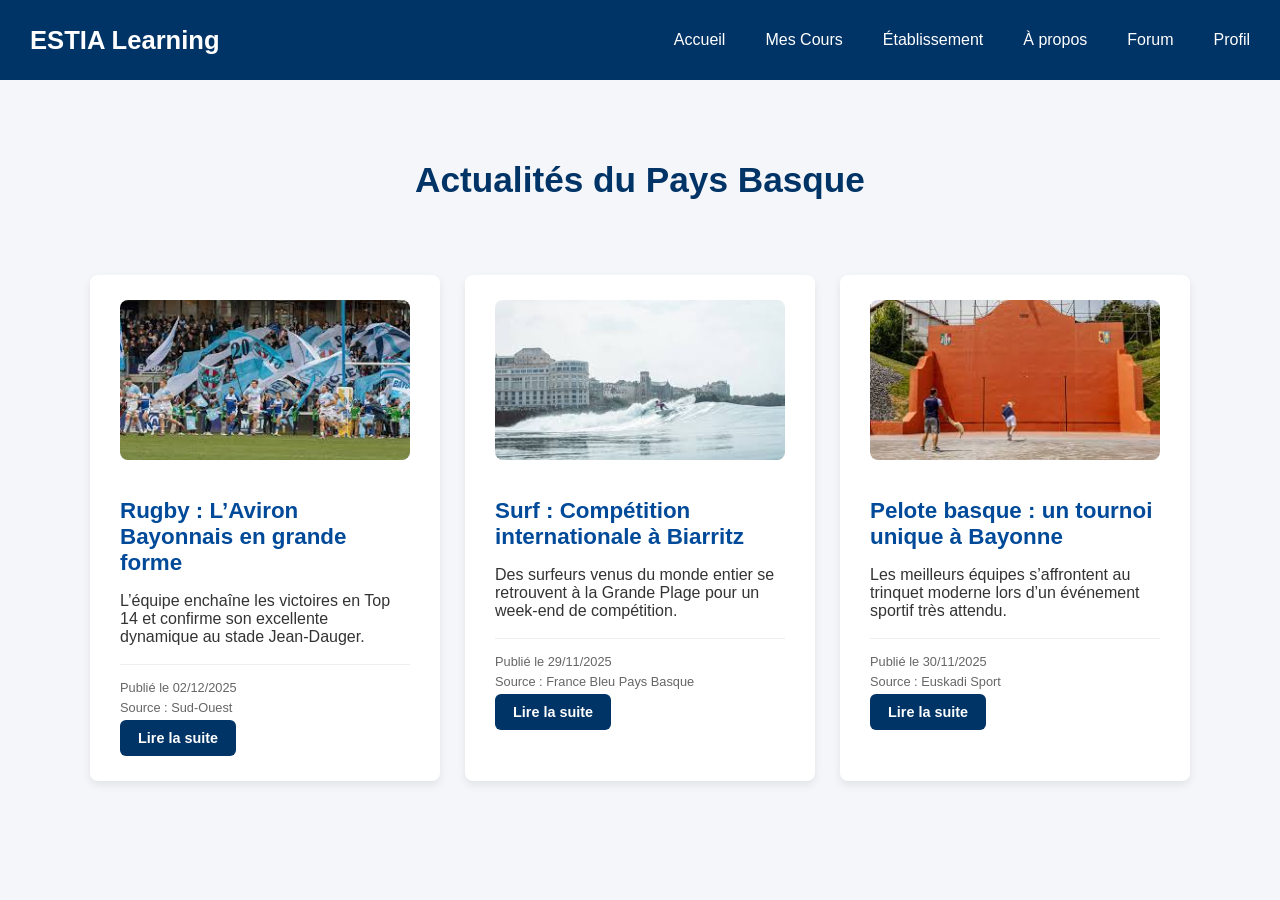
<file: actu.html>
<!DOCTYPE html>
<html lang="fr">
<head>
    <meta charset="UTF-8">
    <meta name="viewport" content="width=device-width, initial-scale=1.0">
    <title>Actualités - ESTIA Learning</title>
    <link rel="stylesheet" href="styles/desktop.css">
</head>

<body>

<header>
    <div class="logo">ESTIA Learning</div>
    <nav>
        <ul>
            <li><a href="index.html">Accueil</a></li>
            <li><a href="mes-cours.html">Mes Cours</a></li>
            <li><a href="#">Établissement</a></li>
            <li><a href="#">À propos</a></li>
            <li><a href="#">Forum</a></li>
            <li><a href="profil.html">Profil</a></li>
        </ul>
    </nav>
</header>

<section class="actu-container">

    <h1>Actualités du Pays Basque</h1>

<article class="actu-card">
    <img src="media/pictures/rugby.jpg" alt="rugby">
    <h2>Rugby : L’Aviron Bayonnais en grande forme</h2>
    <p>L’équipe enchaîne les victoires en Top 14 et confirme son excellente dynamique au stade Jean-Dauger.</p>

    <hr>
    <span class="date">Publié le 02/12/2025</span>
    <span class="source">Source : Sud-Ouest</span>

    <a href="#" class="btn-actu">Lire la suite</a>
</article>
<article class="actu-card">
    <img src="media/pictures/surf.jpg" alt="surf">
    <h2>Surf : Compétition internationale à Biarritz</h2>
    <p>Des surfeurs venus du monde entier se retrouvent à la Grande Plage pour un week-end de compétition.</p>

    <hr>
    <span class="date">Publié le 29/11/2025</span>
    <span class="source">Source : France Bleu Pays Basque</span>

    <a href="#" class="btn-actu">Lire la suite</a>
</article>
<article class="actu-card">
    <img src="media/pictures/pelote.jpg" alt="pelote">
    <h2>Pelote basque : un tournoi unique à Bayonne</h2>
    <p>Les meilleurs équipes s’affrontent au trinquet moderne lors d’un événement sportif très attendu.</p>

    <hr>
    <span class="date">Publié le 30/11/2025</span>
    <span class="source">Source : Euskadi Sport</span>

    <a href="#" class="btn-actu">Lire la suite</a>
</article>
</section>
</body>
</html>
</file>
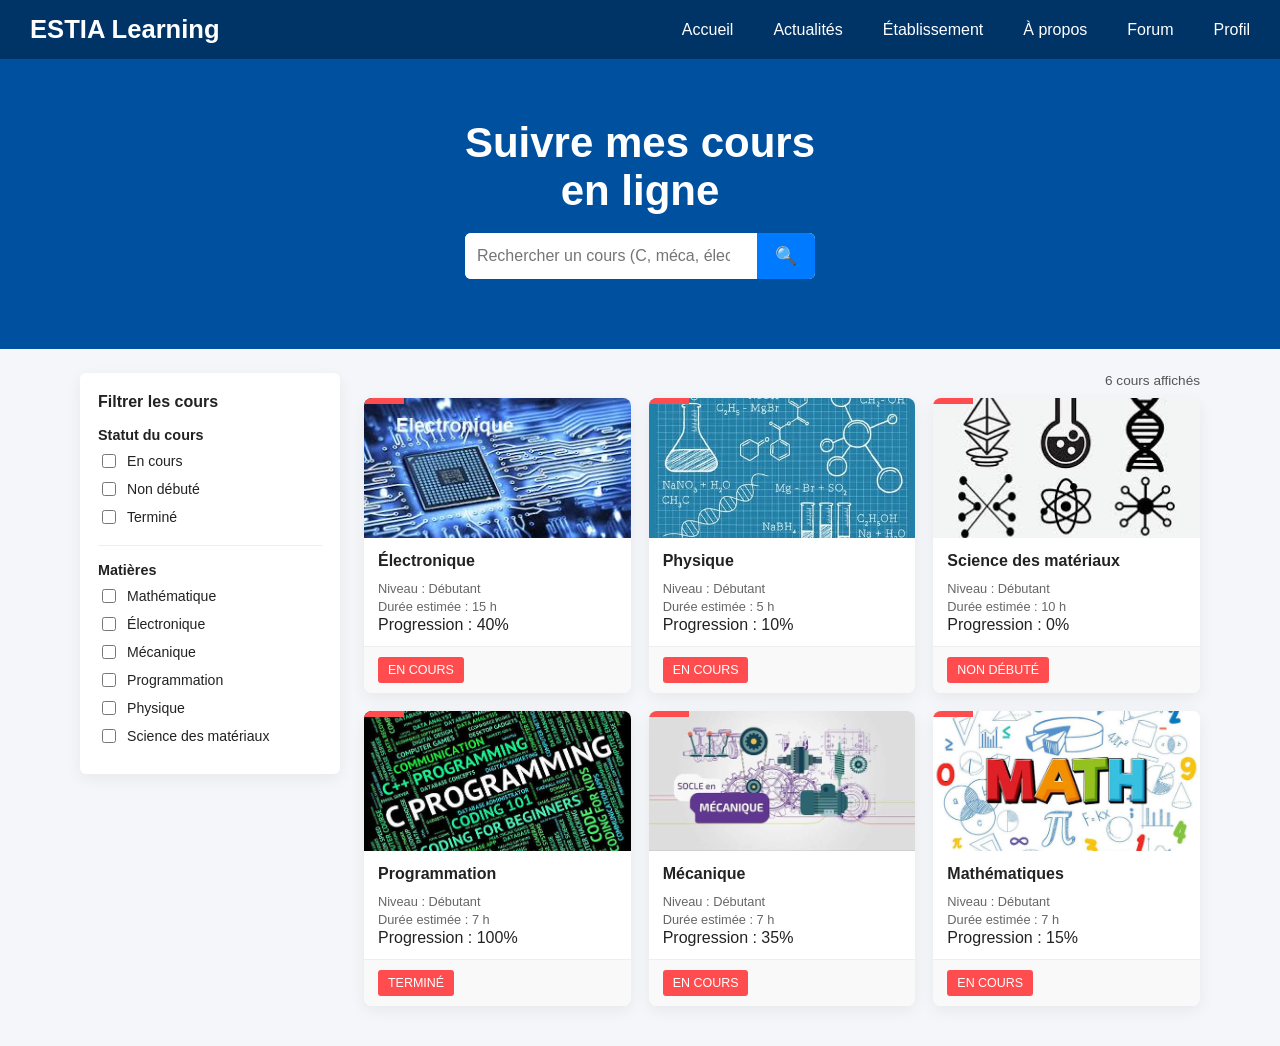
<file: mes-cours.html>
<!DOCTYPE html>
<html lang="fr">
<head>
  <meta charset="UTF-8">
  <meta name="viewport" content="width=device-width, initial-scale=1.0"> 
  <title>Cours en ligne – Plateforme Bidart</title>
  <link rel="stylesheet" href="styles/mescours.css">
</head>

<body>
  <header>
    <div class="logo">ESTIA Learning</div>
    <nav>
        <ul>
            <li><a href="index.html">Accueil</a></li>
            <li><a href="actu.html">Actualités</a></li>
            <li><a href="#">Établissement</a></li>
            <li><a href="#">À propos</a></li>
            <li><a href="#">Forum</a></li>
            <li><a href="profil.html">Profil</a></li>
        </ul>
    </nav>
</header>
  <div class="page">

  
    <!-- Hero -->
    <header class="hero">
      <div class="hero-inner">
        <div class="hero-title">
          <h1>Suivre mes cours<br>en ligne</h1>
        </div>

        <div class="hero-search">
          <form class="hero-search-form" action="#" method="get">
            <input
              type="search"
              class="hero-search-input"
              name="q"
              placeholder="Rechercher un cours (C, méca, élec...)"
              aria-label="Rechercher un cours"
            >
            <button type="submit" class="hero-search-button" aria-label="Rechercher">🔍</button>
          </form>
        </div>
      </div>
    </header>

    <!-- Contenu principal -->
    <main class="main">
      <div class="main-layout">

        <!-- FILTRES (gauche) -->
        <aside class="filters" aria-label="Filtres des cours">
          <h2>Filtrer les cours</h2>

          <div class="filter-group">
            <div class="filter-group-title">Statut du cours</div>

            <label class="filter-option">
              <input type="checkbox" class="filter-statut" value="en-cours">
              <span>En cours</span>
            </label>

            <label class="filter-option">
              <input type="checkbox" class="filter-statut" value="non-debute">
              <span>Non débuté</span>
            </label>

            <label class="filter-option">
              <input type="checkbox" class="filter-statut" value="termine">
              <span>Terminé</span>
            </label>
          </div>

          <div class="filter-group">
            <div class="filter-group-title">Matières</div>

            <label class="filter-option">
              <input type="checkbox" class="filter-matiere" value="mathematique">
              <span>Mathématique</span>
            </label>

            <label class="filter-option">
              <input type="checkbox" class="filter-matiere" value="electronique">
              <span>Électronique</span>
            </label>

            <label class="filter-option">
              <input type="checkbox" class="filter-matiere" value="mecanique">
              <span>Mécanique</span>
            </label>

            <label class="filter-option">
              <input type="checkbox" class="filter-matiere" value="programmation">
              <span>Programmation</span>
            </label>

            <label class="filter-option">
              <input type="checkbox" class="filter-matiere" value="physique">
              <span>Physique</span>
            </label>

            <label class="filter-option">
              <input type="checkbox" class="filter-matiere" value="science-materiaux">
              <span>Science des matériaux</span>
            </label>
          </div>
        </aside>

        <!-- CARTES (milieu/droite) -->
        <section class="results" aria-label="Liste des cours">
          <div class="courses-header">
            6 cours affichés
          </div>

          <!-- IMPORTANT : conteneur de grille -->
          <div class="courses-grid">

            <!-- Électronique -->
            <article class="course-card" data-matiere="electronique" data-statut="en-cours">
              <div class="course-image" style="background-image: url('media/pictures/electronique.jpg');"></div>

              <div class="course-body">
                <h3 class="course-title">Électronique</h3>

                <div class="course-meta">
                  <div>Niveau : Débutant</div>
                  <div>Durée estimée : 15 h</div>
                </div>

                <div class="course-progress">
                  <div class="course-progress-label">Progression : 40%</div>
                  <div class="course-progress-bar">
                    <div class="course-progress-fill" style="width: 40%;"></div>
                  </div>
                </div>
              </div>

              <div class="course-footer">
                <span class="status-badge">En cours</span>
              </div>
            </article>

            <!-- Physique -->
            <article class="course-card" data-matiere="physique" data-statut="en-cours">
              <div class="course-image" style="background-image: url('media/pictures/physique.JPG');"></div>

              <div class="course-body">
                <h3 class="course-title">Physique</h3>

                <div class="course-meta">
                  <div>Niveau : Débutant</div>
                  <div>Durée estimée : 5 h</div>
                </div>

                <div class="course-progress">
                  <div class="course-progress-label">Progression : 10%</div>
                  <div class="course-progress-bar">
                    <div class="course-progress-fill" style="width: 10%;"></div>
                  </div>
                </div>
              </div>

              <div class="course-footer">
                <span class="status-badge">En cours</span>
              </div>
            </article>

            <!-- Science des matériaux -->
            <article class="course-card" data-matiere="science-materiaux" data-statut="non-debute">
              <!-- Mets une vraie image, sinon mets un placeholder local -->
              <div class="course-image" style="background-image: url('media/pictures/sciencedesmateriaux.jpg');"></div>

              <div class="course-body">
                <h3 class="course-title">Science des matériaux</h3>

                <div class="course-meta">
                  <div>Niveau : Débutant</div>
                  <div>Durée estimée : 10 h</div>
                </div>

                <div class="course-progress">
                  <div class="course-progress-label">Progression : 0%</div>
                  <div class="course-progress-bar">
                    <div class="course-progress-fill" style="width: 0%;"></div>
                  </div>
                </div>
              </div>

              <div class="course-footer">
                <span class="status-badge">Non débuté</span>
              </div>
            </article>

            <!-- Programmation -->
            <article class="course-card" data-matiere="programmation" data-statut="termine">
              <div class="course-image" style="background-image: url('media/pictures/Programtion.JPG');"></div>

              <div class="course-body">
                <h3 class="course-title">Programmation</h3>

                <div class="course-meta">
                  <div>Niveau : Débutant</div>
                  <div>Durée estimée : 7 h</div>
                </div>

                <div class="course-progress">
                  <div class="course-progress-label">Progression : 100%</div>
                  <div class="course-progress-bar">
                    <div class="course-progress-fill" style="width: 100%;"></div>
                  </div>
                </div>
              </div>

              <div class="course-footer">
                <span class="status-badge">Terminé</span>
              </div>
            </article>

            <!-- Mécanique -->
            <article class="course-card" data-matiere="mecanique" data-statut="en-cours">
              <div class="course-image" style="background-image: url('media/pictures/mecanique.JPG');"></div>

              <div class="course-body">
                <h3 class="course-title">Mécanique</h3>

                <div class="course-meta">
                  <div>Niveau : Débutant</div>
                  <div>Durée estimée : 7 h</div>
                </div>

                <div class="course-progress">
                  <div class="course-progress-label">Progression : 35%</div>
                  <div class="course-progress-bar">
                    <div class="course-progress-fill" style="width: 35%;"></div>
                  </div>
                </div>
              </div>

              <div class="course-footer">
                <span class="status-badge">En cours</span>
              </div>
            </article>

            <!-- Maths -->
            <article class="course-card" data-matiere="mathematique" data-statut="en-cours">
              <!-- ✅ ton guillemet était cassé : corrigé -->
              <div class="course-image" style="background-image: url('media/pictures/mathematique.JPG');"></div>

              <div class="course-body">
                <h3 class="course-title">Mathématiques</h3>

                <div class="course-meta">
                  <div>Niveau : Débutant</div>
                  <div>Durée estimée : 7 h</div>
                </div>

                <div class="course-progress">
                  <div class="course-progress-label">Progression : 15%</div>
                  <div class="course-progress-bar">
                    <div class="course-progress-fill" style="width: 15%;"></div>
                  </div>
                </div>
              </div>

              <div class="course-footer">
                <span class="status-badge">En cours</span>
              </div>
            </article>

          </div>
        </section>

      </div>
    </main>

  </div>

  <!-- FILTRAGE (matière + statut) -->
  <script>
    const matieres = document.querySelectorAll('.filter-matiere');
    const statuts = document.querySelectorAll('.filter-statut');
    const cards = document.querySelectorAll('.course-card');

    function appliquerFiltres() {
      const matSel = Array.from(matieres).filter(c => c.checked).map(c => c.value);
      const staSel = Array.from(statuts).filter(c => c.checked).map(c => c.value);

      cards.forEach(card => {
        const m = card.getAttribute('data-matiere');
        const s = card.getAttribute('data-statut');

        const okM = (matSel.length === 0) || matSel.includes(m);
        const okS = (staSel.length === 0) || staSel.includes(s);

        card.style.display = (okM && okS) ? "" : "none";
      });
    }

    matieres.forEach(cb => cb.addEventListener('change', appliquerFiltres));
    statuts.forEach(cb => cb.addEventListener('change', appliquerFiltres));
  </script>
</body>
</html>
</file>
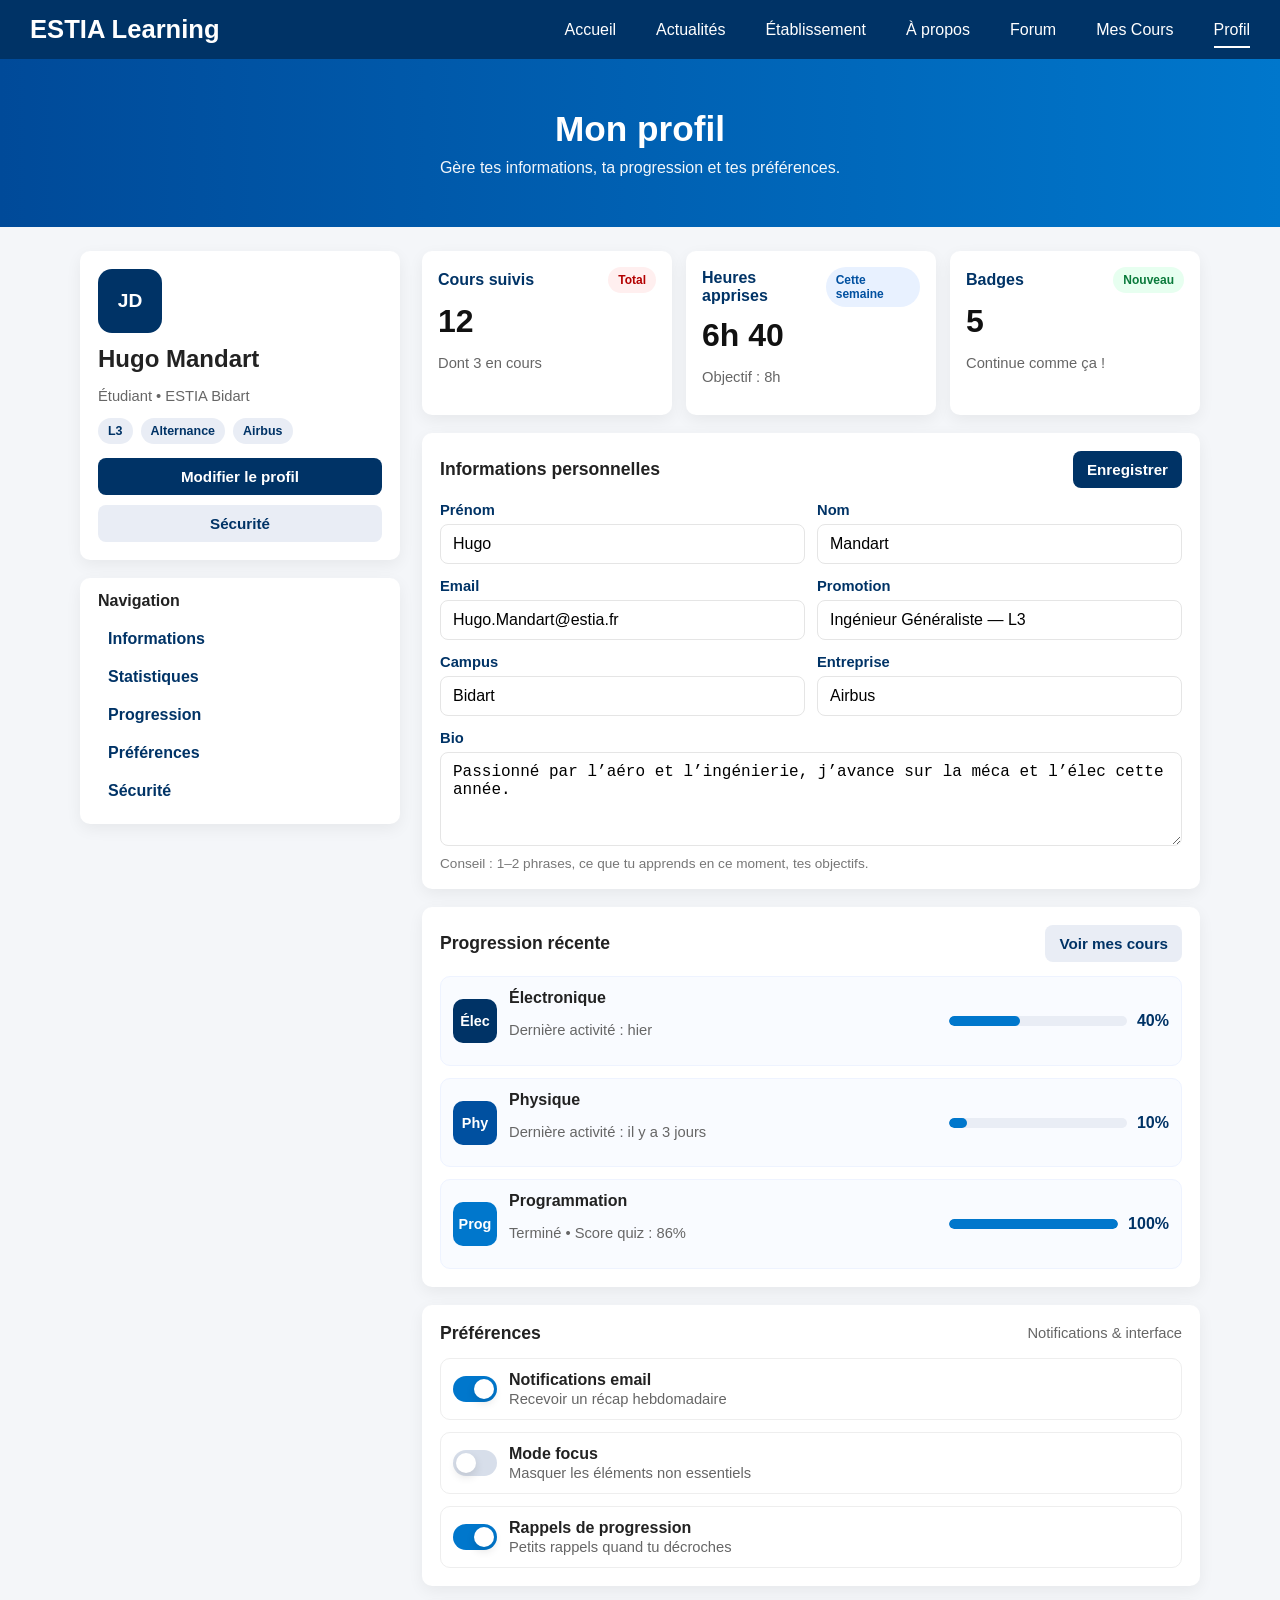
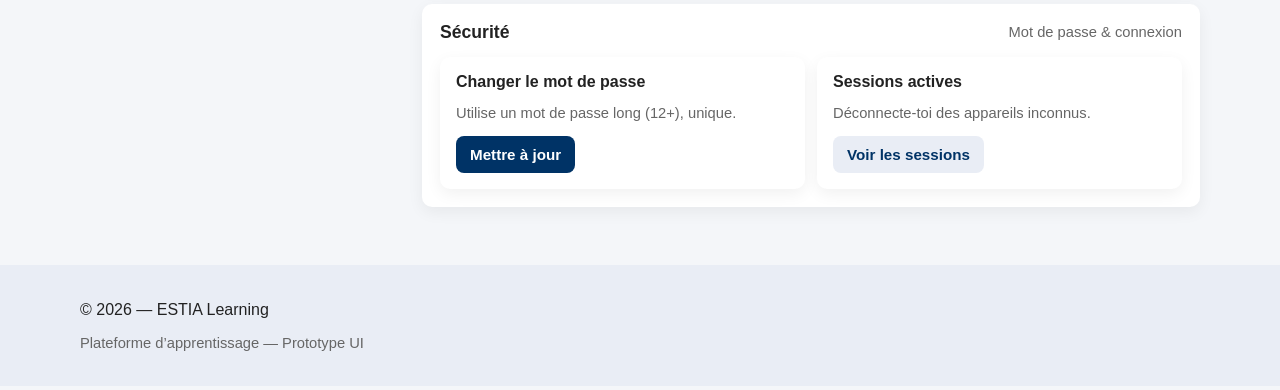
<file: profil.html>
<!DOCTYPE html>
<html lang="fr">
<head>
  <meta charset="UTF-8">
  <meta name="viewport" content="width=device-width, initial-scale=1.0">
  <title>Profil — ESTIA Learning</title>
  <link rel="stylesheet" href="styles/profile.css">
</head>
<body>

  <!-- HEADER -->
  <header>
    <div class="logo">ESTIA Learning</div>
    <nav>
      <ul>
        <li><a href="index.html">Accueil</a></li>
        <li><a href="actu.html">Actualités</a></li>
        <li><a href="etablissement.html">Établissement</a></li>
        <li><a href="apropos.html">À propos</a></li>
        <li><a href="forum.html">Forum</a></li>
        <li><a href="mes-cours.html">Mes Cours</a></li>
        <li><a class="active" href="profil.html">Profil</a></li>
      </ul>
    </nav>
  </header>

  <!-- HERO -->
  <section class="hero">
    <div class="hero-inner">
      <h1>Mon profil</h1>
      <p>Gère tes informations, ta progression et tes préférences.</p>
    </div>
  </section>

  <!-- MAIN -->
  <main class="main">
    <div class="layout">

      <!-- SIDEBAR -->
      <aside class="sidebar">
        <div class="profile-card">
          <div class="avatar" aria-hidden="true">JD</div>
          <div class="profile-meta">
            <h2>Hugo Mandart</h2>
            <p class="muted">Étudiant • ESTIA Bidart</p>
            <div class="chips">
              <span class="chip">L3</span>
              <span class="chip">Alternance</span>
              <span class="chip">Airbus</span>
            </div>
          </div>
          <div class="profile-actions">
            <a class="btn btn-primary" href="#infos">Modifier le profil</a>
            <a class="btn btn-ghost" href="#securite">Sécurité</a>
          </div>
        </div>

        <div class="menu-card">
          <h3>Navigation</h3>
          <a class="menu-item" href="#infos">Informations</a>
          <a class="menu-item" href="#stats">Statistiques</a>
          <a class="menu-item" href="#progression">Progression</a>
          <a class="menu-item" href="#preferences">Préférences</a>
          <a class="menu-item" href="#securite">Sécurité</a>
        </div>
      </aside>

      <!-- CONTENT -->
      <section class="content">
        <h2 class="visually-hidden">Contenu du profil</h2>

        <!-- STATS -->
        <section id="stats" class="grid-3">
          <h2 class="visually-hidden">Statistiques</h2>

          <article class="stat-card">
            <h3 class="visually-hidden">Cours suivis</h3>
            <div class="stat-top">
              <span class="stat-label">Cours suivis</span>
              <span class="badge">Total</span>
            </div>
            <div class="stat-value">12</div>
            <p class="muted">Dont 3 en cours</p>
          </article>

          <article class="stat-card">
            <h3 class="visually-hidden">Heures apprises</h3>
            <div class="stat-top">
              <span class="stat-label">Heures apprises</span>
              <span class="badge badge-blue">Cette semaine</span>
            </div>
            <div class="stat-value">6h 40</div>
            <p class="muted">Objectif : 8h</p>
          </article>

          <article class="stat-card">
            <h3 class="visually-hidden">Badges</h3>
            <div class="stat-top">
              <span class="stat-label">Badges</span>
              <span class="badge badge-green">Nouveau</span>
            </div>
            <div class="stat-value">5</div>
            <p class="muted">Continue comme ça !</p>
          </article>
        </section>

        <!-- INFOS -->
        <section id="infos" class="panel">
          <div class="panel-head">
            <h3>Informations personnelles</h3>
            <button class="btn btn-primary" type="button">Enregistrer</button>
          </div>

          <form class="form">
            <div class="form-row">
              <div class="field">
                <label for="prenom">Prénom</label>
                <input id="prenom" type="text" value="Hugo" autocomplete="given-name">
              </div>
              <div class="field">
                <label for="nom">Nom</label>
                <input id="nom" type="text" value="Mandart" autocomplete="family-name">
              </div>
            </div>

            <div class="form-row">
              <div class="field">
                <label for="email">Email</label>
                <input id="email" type="email" value="Hugo.Mandart@estia.fr" autocomplete="email">
              </div>
              <div class="field">
                <label for="promo">Promotion</label>
                <input id="promo" type="text" value="Ingénieur Généraliste — L3">
              </div>
            </div>

            <div class="form-row">
              <div class="field">
                <label for="campus">Campus</label>
                <input id="campus" type="text" value="Bidart">
              </div>
              <div class="field">
                <label for="entreprise">Entreprise</label>
                <input id="entreprise" type="text" value="Airbus">
              </div>
            </div>

            <div class="field">
              <label for="bio">Bio</label>
              <textarea id="bio" rows="4" placeholder="Parle un peu de toi…">Passionné par l’aéro et l’ingénierie, j’avance sur la méca et l’élec cette année.</textarea>
              <p class="help">Conseil : 1–2 phrases, ce que tu apprends en ce moment, tes objectifs.</p>
            </div>
          </form>
        </section>

        <!-- PROGRESSION -->
        <section id="progression" class="panel">
          <div class="panel-head">
            <h3>Progression récente</h3>
            <a class="btn btn-ghost" href="mes-cours.html">Voir mes cours</a>
          </div>

          <div class="list">
            <article class="course-row">
              <div class="course-left">
                <div class="course-thumb" aria-hidden="true">Élec</div>
                <div>
                  <h4>Électronique</h4>
                  <p class="muted">Dernière activité : hier</p>
                </div>
              </div>
              <div class="course-right">
                <div class="progress">
                  <div class="bar" style="width: 40%"></div>
                </div>
                <span class="percent">40%</span>
              </div>
            </article>

            <article class="course-row">
              <div class="course-left">
                <div class="course-thumb course-thumb-2" aria-hidden="true">Phy</div>
                <div>
                  <h4>Physique</h4>
                  <p class="muted">Dernière activité : il y a 3 jours</p>
                </div>
              </div>
              <div class="course-right">
                <div class="progress">
                  <div class="bar" style="width: 10%"></div>
                </div>
                <span class="percent">10%</span>
              </div>
            </article>

            <article class="course-row">
              <div class="course-left">
                <div class="course-thumb course-thumb-3" aria-hidden="true">Prog</div>
                <div>
                  <h4>Programmation</h4>
                  <p class="muted">Terminé • Score quiz : 86%</p>
                </div>
              </div>
              <div class="course-right">
                <div class="progress">
                  <div class="bar" style="width: 100%"></div>
                </div>
                <span class="percent">100%</span>
              </div>
            </article>
          </div>
        </section>

        <!-- PREFERENCES -->
        <section id="preferences" class="panel">
          <div class="panel-head">
            <h3>Préférences</h3>
            <span class="muted">Notifications & interface</span>
          </div>

          <div class="prefs">
            <label class="toggle">
              <input type="checkbox" checked>
              <span class="toggle-ui" aria-hidden="true"></span>
              <span class="toggle-text">
                <strong>Notifications email</strong>
                <span class="muted">Recevoir un récap hebdomadaire</span>
              </span>
            </label>

            <label class="toggle">
              <input type="checkbox">
              <span class="toggle-ui" aria-hidden="true"></span>
              <span class="toggle-text">
                <strong>Mode focus</strong>
                <span class="muted">Masquer les éléments non essentiels</span>
              </span>
            </label>

            <label class="toggle">
              <input type="checkbox" checked>
              <span class="toggle-ui" aria-hidden="true"></span>
              <span class="toggle-text">
                <strong>Rappels de progression</strong>
                <span class="muted">Petits rappels quand tu décroches</span>
              </span>
            </label>
          </div>
        </section>

        <!-- SECURITE -->
        <section id="securite" class="panel">
          <div class="panel-head">
            <h3>Sécurité</h3>
            <span class="muted">Mot de passe & connexion</span>
          </div>

          <div class="security-grid">
            <div class="security-card">
              <h4>Changer le mot de passe</h4>
              <p class="muted">Utilise un mot de passe long (12+), unique.</p>
              <button class="btn btn-primary" type="button">Mettre à jour</button>
            </div>

            <div class="security-card">
              <h4>Sessions actives</h4>
              <p class="muted">Déconnecte-toi des appareils inconnus.</p>
              <button class="btn btn-ghost" type="button">Voir les sessions</button>
            </div>
          </div>
        </section>

      </section>
    </div>
  </main>

  <footer class="footer">
    <div class="footer-inner">
      <p>© 2026 — ESTIA Learning</p>
      <p class="muted">Plateforme d’apprentissage — Prototype UI</p>
    </div>
  </footer>

</body>
</html>
</file>
<file: styles/desktop.css>
body {
    margin: 0;
    font-family: Arial, sans-serif;
    background-color: #f4f6f9;
}

/*  HEADER */
header {
    display: flex;
    justify-content: space-between; 
    align-items: center;
    padding: 15px 30px;
    background-color: #003366;
    color: white;
    position: sticky;
    top: 0;
}

/*LOGO */
.logo {
    font-size: 1.6em;
    font-weight: bold;
}
/* SECTION IMAGE */
.image-section {
  width: 100%;
  overflow: hidden;         
}

/* IMAGE */
.image-section img {
  display: block;            
  width: 100%;
  height: 60vh;              
  object-fit: cover;         
  object-position: center;   
}

/*MENU NAVIGATION*/
nav ul {
    list-style: none;
    display: flex;
    justify-content: center;
    gap: 40px; 
}

nav a {
    color: white;
    text-decoration: none;
    font-weight: 500;
}
nav a:hover {
    text-decoration: underline;
}
.btn-hero:hover {
    background-color: #e6e6e6;
}
/* section d'accueil */
.hero {
    text-align: center;
    padding: 120px 20px;
    background: linear-gradient(to right, #004a99, #0077cc);
    color: white;
}

.hero h1 {
    font-size: 2.4em;
    margin-bottom: 15px;
}

.hero p {
    font-size: 1.2em;
    margin-bottom: 25px;
}

/* Bouton */
.btn-hero {
    display: inline-block;
    padding: 12px 25px;
    background-color: white;
    color: #003366;
    border-radius: 6px;
    font-weight: bold;
    text-decoration: none;
}

.btn-hero:hover {
    background-color: #e6e6e6;
}
/* ACTUALITÉS */

.actu-container {
    display: grid;
    grid-template-columns: repeat(3, 1fr);;
    gap: 25px;

    max-width: 1100px;
    margin: 60px auto;
    padding: 0 20px 40px;

}

.actu-container h1 {
    text-align: center;
    font-size: 2.2em;
    margin-bottom: 40px;
    color: #003366;
    margin-top: 20px;
    grid-column: 1 / -1;

}

/* Carte */
.actu-card {
    background-color: white;
    padding: 25px 30px;
    margin-bottom: 25px;
    border-radius: 8px;
    box-shadow: 0 4px 8px rgba(0,0,0,0.08);
    transition: transform 0.2s ease, box-shadow 0.2s ease;
    margin: 10px 0;
}

.actu-card:hover {
    transform: translateY(-5px);
    box-shadow: 0 8px 14px rgba(0,0,0,0.12);
}

/* Titre d'actualité */
.actu-card h2 {
    font-size: 1.4em;
    margin-bottom: 10px;
    color: #004a99;
}

/* Texte */
.actu-card p {
    font-size: 1em;
    margin-bottom: 18px;
    color: #333;
}

/* Bouton */
.btn-actu {
    display: inline-block;
    padding: 10px 18px;
    background-color: #003366;
    color: white;
    border-radius: 6px;
    text-decoration: none;
    font-weight: bold;
    font-size: 0.9em;
}

.btn-actu:hover {
    background-color: #0055aa;
}
.actu-card hr {
    border: none;
    border-top: 1px solid #eee;
    margin: 15px 0;
}

.date, .source {
    display: block;
    font-size: 0.8em;
    color: #666;
    margin-bottom: 5px;
}
/*IMAGES ACTUALITÉS*/

.actu-card img {
    width: 100%;
    height: 160px;
    object-fit: cover;
    border-radius: 8px;
    margin-bottom: 15px;
}
</file>
<file: styles/mescours.css>
/* ===== RESET / BASE ===== */
* {
  box-sizing: border-box;
}

html, body {
  margin: 0;
  padding: 0;
}

body {
  font-family: Arial, sans-serif;
  background-color: #f4f6f9;
  color: #222;
}

/* ===== HEADER  ===== */
header {
  display: flex;
  justify-content: space-between;
  align-items: center;

  padding: 15px 30px;
  background-color: #003366;
  color: #fff;

  position: sticky;
  top: 0;
  z-index: 1000; 
}

.logo {
  font-size: 1.6em;
  font-weight: bold;
}

nav ul {
  margin: 0;
  padding: 0;
  list-style: none;

  display: flex;
  gap: 40px;
}

nav a {
  color: #fff;
  text-decoration: none;
  font-weight: 500;
}

nav a:hover {
  text-decoration: underline;
}

/* ===== HERO  ===== */
.hero {
  background: #0050a0; 
  color: #fff;
  text-align: center;

  padding: 60px 20px 70px; 
  position: relative;
  z-index: 0; 
}

.hero-inner {
  max-width: 1200px;
  margin: 0 auto;
}

.hero-title h1 {
  margin: 0 0 18px;
  font-size: 42px;
  font-weight: 700;
}

.hero-search-form {
  display: flex;
  align-items: stretch;

  max-width: 600px;
  margin: 0 auto;

  background: #fff;
  border-radius: 6px;
  overflow: hidden;
}

.hero-search-input {
  flex: 1;
  padding: 12px;
  font-size: 16px;
  border: none;
  outline: none;
}

.hero-search-button {
  border: none;
  background: #007bff;
  color: #fff;
  padding: 12px 18px;
  cursor: pointer;
  font-size: 18px;
}

.hero-search-button:hover {
  filter: brightness(0.95);
}

/* ===== MAIN  ===== */
.main {
  max-width: 1200px;
  margin: 0 auto 40px;      
  padding: 24px 40px 0;     
  position: relative;
  z-index: 1;
}

/* ===== LAYOUT ===== */
.main-layout {
  display: grid;
  grid-template-columns: 260px minmax(0, 1fr);
  gap: 24px;
  align-items: start;
}

/* ===== FILTRES ===== */
.filters {
  background-color: #fff;
  border-radius: 6px;
  padding: 20px 18px;
  box-shadow: 0 5px 16px rgba(0, 0, 0, 0.06);
}

.filters h2 {
  font-size: 1rem;
  margin: 0 0 16px;
}

.filter-group + .filter-group {
  margin-top: 18px;
  padding-top: 16px;
  border-top: 1px solid #eee;
}

.filter-group-title {
  font-weight: 600;
  font-size: 0.9rem;
  margin-bottom: 8px;
}

.filter-option {
  display: flex;
  align-items: center;
  gap: 8px;
  margin-bottom: 8px;
  font-size: 0.88rem;
}

.filter-option input[type="checkbox"] {
  width: 14px;
  height: 14px;
}

/* ===== CARDS ===== */
.courses-header {
  display: flex;
  justify-content: flex-end;
  font-size: 0.85rem;
  margin-bottom: 10px;
  color: #555;
}

.courses-grid {
  display: grid;
  grid-template-columns: repeat(auto-fill, minmax(260px, 1fr));
  gap: 18px;
}

.course-card {
  background-color: #fff;
  border-radius: 8px;
  overflow: hidden;
  box-shadow: 0 5px 16px rgba(0, 0, 0, 0.06);

  display: flex;
  flex-direction: column;
}

.course-image {
  height: 140px;
  background-size: cover;
  background-position: center;
  position: relative;
}

.course-image::before {
  content: "";
  position: absolute;
  top: 0;
  left: 0;
  width: 40px;
  height: 6px;
  background-color: #ff4d4f;
}

.course-body {
  padding: 14px 14px 12px;
  flex: 1;
}

.course-title {
  font-size: 1rem;
  font-weight: 600;
  margin: 0 0 10px;
}

.course-meta {
  font-size: 0.8rem;
  color: #666;
  line-height: 1.4;
}

.course-footer {
  background-color: #f9f9f9;
  padding: 10px 14px;
  border-top: 1px solid #eee;
}

.status-badge {
  display: inline-block;
  background-color: #ff4d4f;
  color: #fff;
  font-size: 0.78rem;
  padding: 6px 10px;
  border-radius: 3px;
  font-weight: 500;
  text-transform: uppercase;
}

/* ===== RESPONSIVE ===== */
@media (max-width: 960px) {
  .main {
    padding: 16px 16px 0;
  }

  .main-layout {
    grid-template-columns: 1fr;
  }
}

@media (max-width: 720px) {
  .hero {
    padding: 40px 16px 50px;
  }

  .hero-title h1 {
    font-size: 32px;
  }
}
</file>
<file: styles/profile.css>
/* ===== BASE ===== */
* { box-sizing: border-box; }
html, body { margin: 0; padding: 0; }
body {
  font-family: Arial, sans-serif;
  background: #f4f6f9;
  color: #222;
}

/* ===== HEADER ===== */
header {
  display: flex;
  justify-content: space-between;
  align-items: center;

  padding: 15px 30px;
  background-color: #003366;
  color: white;

  position: sticky;
  top: 0;
  z-index: 1000;
}

.logo { font-size: 1.6em; font-weight: bold; }

nav ul {
  list-style: none;
  display: flex;
  gap: 40px;
  margin: 0;
  padding: 0;
}

nav a {
  color: white;
  text-decoration: none;
  font-weight: 500;
  padding: 8px 0;
  border-bottom: 2px solid transparent;
}

nav a:hover { text-decoration: underline; }

nav a.active {
  border-bottom-color: #ffffff;
}

/* ===== HERO ===== */
.hero {
  background: linear-gradient(to right, #004a99, #0077cc);
  color: white;
  padding: 50px 20px;
  text-align: center;
}

.hero-inner {
  max-width: 1200px;
  margin: 0 auto;
}

.hero h1 { margin: 0 0 10px; font-size: 2.2em; }
.hero p { margin: 0; opacity: 0.95; }

/* ===== LAYOUT ===== */
.main {
  max-width: 1200px;
  margin: 0 auto 40px;
  padding: 24px 40px 0;
}

.layout {
  display: grid;
  grid-template-columns: 320px minmax(0, 1fr);
  gap: 22px;
  align-items: start;
}

/* ===== CARDS ===== */
.profile-card,
.menu-card,
.panel,
.stat-card,
.security-card {
  background: #fff;
  border-radius: 10px;
  box-shadow: 0 5px 16px rgba(0,0,0,0.06);
}

.profile-card {
  padding: 18px;
}

.menu-card {
  margin-top: 18px;
  padding: 14px 18px;
}

.panel {
  padding: 18px;
  margin-bottom: 18px;
}

.panel-head {
  display: flex;
  align-items: center;
  justify-content: space-between;
  gap: 12px;
  margin-bottom: 14px;
}

.panel-head h3 { margin: 0; font-size: 1.1rem; }

/* ===== PROFILE TOP ===== */
.avatar {
  width: 64px;
  height: 64px;
  border-radius: 14px;
  background: #003366;
  color: #fff;
  display: grid;
  place-items: center;
  font-weight: 700;
  font-size: 1.2rem;
}

.profile-meta h2 { margin: 12px 0 4px; }
.muted { color: #666; font-size: 0.92rem; }

.chips { margin-top: 10px; display: flex; flex-wrap: wrap; gap: 8px; }
.chip {
  font-size: 0.78rem;
  padding: 6px 10px;
  border-radius: 999px;
  background: #e9edf5;
  color: #003366;
  font-weight: 600;
}

.profile-actions { display: grid; gap: 10px; margin-top: 14px; }

/* ===== MENU ===== */
.menu-card h3 { margin: 0 0 10px; font-size: 1rem; }
.menu-item {
  display: block;
  padding: 10px 10px;
  border-radius: 8px;
  text-decoration: none;
  color: #003366;
  font-weight: 600;
}
.menu-item:hover { background: #f4f6f9; }

/* ===== BUTTONS ===== */
.btn {
  display: inline-block;
  text-decoration: none;
  border: none;
  cursor: pointer;
  font-weight: 700;
  border-radius: 8px;
  padding: 10px 14px;
  text-align: center;
  font-size: 0.95rem;
}

.btn-primary {
  background: #003366;
  color: #fff;
}
.btn-primary:hover { filter: brightness(1.08); }

.btn-ghost {
  background: #e9edf5;
  color: #003366;
}
.btn-ghost:hover { filter: brightness(0.98); }

/* ===== STATS ===== */
.grid-3 {
  display: grid;
  grid-template-columns: repeat(3, 1fr);
  gap: 14px;
  margin-bottom: 18px;
}

.stat-card { padding: 16px; }

.stat-top {
  display: flex;
  justify-content: space-between;
  align-items: center;
  gap: 10px;
}

.stat-label { font-weight: 700; color: #003366; }
.stat-value {
  font-size: 2rem;
  font-weight: 800;
  margin: 10px 0 4px;
  color: #111;
}

.badge {
  font-size: 0.75rem;
  font-weight: 800;
  padding: 6px 10px;
  border-radius: 999px;
  background: #ffefef;
  color: #b30000;
}
.badge-blue { background: #e8f1ff; color: #0050a0; }
.badge-green { background: #e7fff0; color: #0a7a3b; }

/* ===== FORM ===== */
.form { display: grid; gap: 14px; }
.form-row {
  display: grid;
  grid-template-columns: 1fr 1fr;
  gap: 12px;
}

.field label {
  display: block;
  font-weight: 700;
  margin-bottom: 6px;
  color: #003366;
  font-size: 0.92rem;
}

.field input,
.field textarea {
  width: 100%;
  border: 1px solid #e5e5e5;
  border-radius: 8px;
  padding: 10px 12px;
  font-size: 1rem;
  outline: none;
  background: #fff;
}

.field input:focus,
.field textarea:focus {
  border-color: #0077cc;
  box-shadow: 0 0 0 3px rgba(0,119,204,0.15);
}

.help { margin: 6px 0 0; font-size: 0.85rem; color: #777; }

/* ===== PROGRESSION LIST ===== */
.list { display: grid; gap: 12px; }

.course-row {
  display: flex;
  justify-content: space-between;
  align-items: center;
  gap: 14px;
  padding: 12px;
  border-radius: 10px;
  background: #f9fbff;
  border: 1px solid #eef3ff;
}

.course-left { display: flex; align-items: center; gap: 12px; }

.course-thumb {
  width: 44px;
  height: 44px;
  border-radius: 10px;
  background: #003366;
  color: #fff;
  display: grid;
  place-items: center;
  font-weight: 800;
  font-size: 0.9rem;
}
.course-thumb-2 { background: #0050a0; }
.course-thumb-3 { background: #0077cc; }

.course-row h4 { margin: 0; }
.course-right { display: flex; align-items: center; gap: 10px; min-width: 220px; }

.progress {
  flex: 1;
  height: 10px;
  background: #e9edf5;
  border-radius: 999px;
  overflow: hidden;
}
.bar {
  height: 100%;
  background: #0077cc;
  border-radius: 999px;
}

.percent { font-weight: 800; color: #003366; }

/* ===== TOGGLES ===== */
.prefs { display: grid; gap: 12px; }

.toggle {
  display: flex;
  align-items: center;
  gap: 12px;
  padding: 12px;
  border-radius: 10px;
  border: 1px solid #eee;
  background: #fff;
  cursor: pointer;
}

.toggle input { display: none; }

.toggle-ui {
  width: 44px;
  height: 26px;
  border-radius: 999px;
  background: #d7deea;
  position: relative;
  flex: 0 0 auto;
  transition: 0.2s;
}

.toggle-ui::after {
  content: "";
  width: 20px;
  height: 20px;
  border-radius: 999px;
  background: #fff;
  position: absolute;
  top: 3px;
  left: 3px;
  transition: 0.2s;
  box-shadow: 0 4px 10px rgba(0,0,0,0.12);
}

.toggle input:checked + .toggle-ui {
  background: #0077cc;
}

.toggle input:checked + .toggle-ui::after {
  left: 21px;
}

.toggle-text { display: grid; gap: 2px; }

/* ===== SECURITY ===== */
.security-grid {
  display: grid;
  grid-template-columns: 1fr 1fr;
  gap: 12px;
}

.security-card { padding: 16px; }
.security-card h4 { margin: 0 0 6px; }

/* ===== FOOTER ===== */
.footer {
  padding: 20px;
  background: #e9edf5;
  margin-top: 20px;
}
.footer-inner {
  max-width: 1200px;
  margin: 0 auto;
  padding: 0 40px;
}

/* ===== RESPONSIVE ===== */
@media (max-width: 1024px) {
  .layout { grid-template-columns: 1fr; }
  .grid-3 { grid-template-columns: 1fr; }
  .security-grid { grid-template-columns: 1fr; }
  .main { padding: 16px 16px 0; }
  nav ul { gap: 18px; flex-wrap: wrap; justify-content: flex-end; }
}

@media (max-width: 520px) {
  header { padding: 12px 16px; }
  .hero { padding: 36px 16px; }
  .hero h1 { font-size: 1.8em; }
  .form-row { grid-template-columns: 1fr; }
  .course-right { min-width: 160px; }
}
.visually-hidden {
  position: absolute;
  width: 1px;
  height: 1px;
  padding: 0;
  margin: -1px;
  overflow: hidden;
  clip: rect(0, 0, 0, 0);
  white-space: nowrap;
  border: 0;
}
</file>
